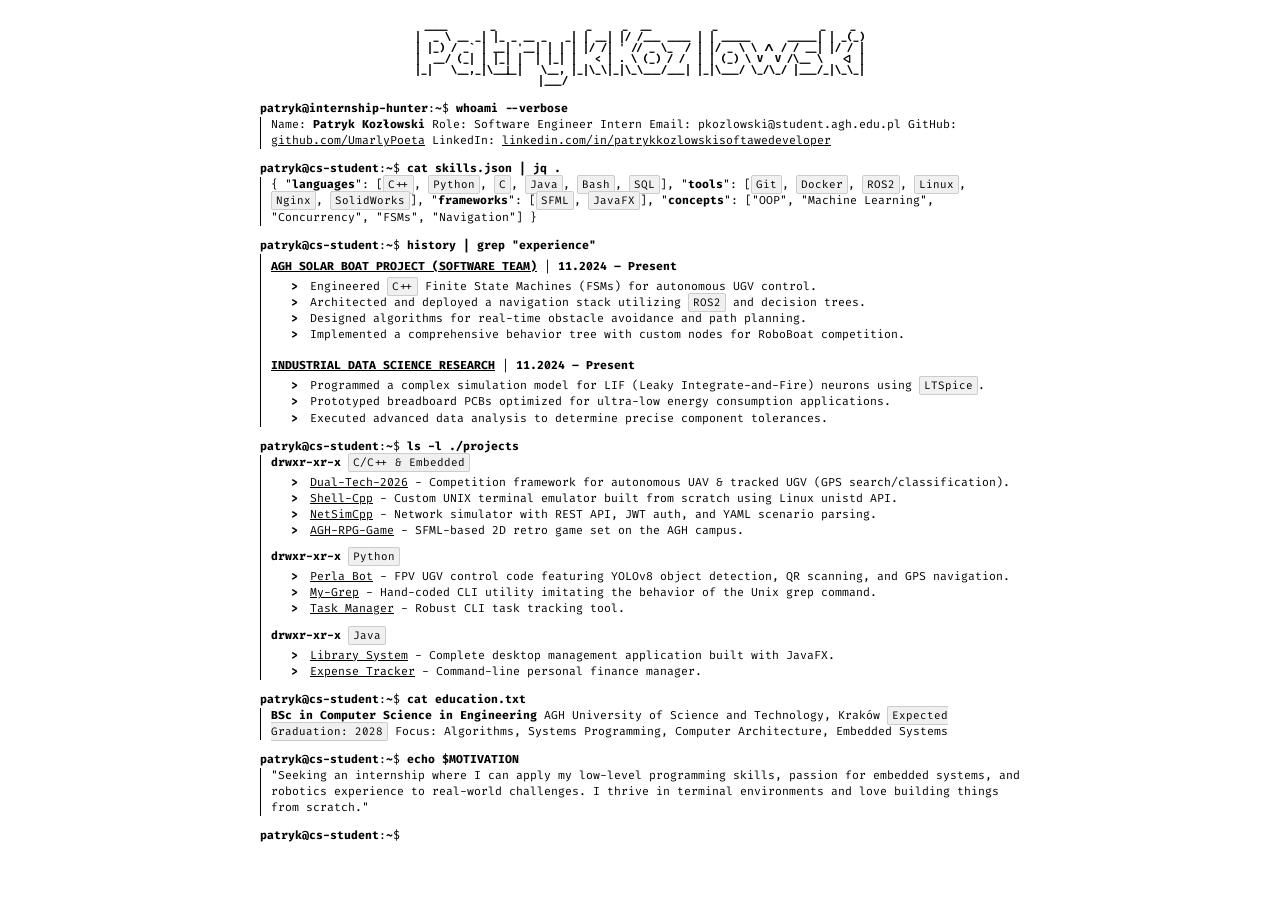
<file: index.html>
<!DOCTYPE html>
<html lang="en">
<head>
  <meta charset="UTF-8" />
  <meta name="viewport" content="width=device-width, initial-scale=1.0" />
  <title>Patryk Kozłowski - Interactive Terminal CV</title>
  <link rel="stylesheet" href="style.css" />
  <link href="https://fonts.googleapis.com/css2?family=Fira+Code:wght@400;500;700&display=swap" rel="stylesheet">
</head>
<body>
  <div class="terminal">
    <div class="terminal-bar">
      <div class="dots">
        <span class="dot red"></span>
        <span class="dot yellow"></span>
        <span class="dot green"></span>
      </div>
      <span class="title">patryk@internship-hunter:~</span>
    </div>
    <div class="terminal-body">
<pre class="ascii-art">
 ____       _               _     _  __          _                 _    _ 
|  _ \ __ _| |_ _ __ _   _| | __| |/ /___ ____ | | _____      _____| | _(_)
| |_) / _` | __| '__| | | | |/ /| ' // _ \_  / | |/ _ \ \ /\ / / __| |/ / |
|  __/ (_| | |_| |  | |_| |   < | . \ (_) / /  | | (_) \ V  V /\__ \   <| |
|_|   \__,_|\__|_|   \__, |_|\_\|_|\_\___/___| |_|\___/ \_/\_/ |___/_|\_\_|
                     |___/                                                  
</pre>
      
      <div><span class="prompt">patryk@internship-hunter</span>:<span class="path">~</span>$ <span class="command">whoami --verbose</span></div>
      <div class="output">
        Name:     <span class="highlight">Patryk Kozłowski</span>
        Role:     Software Engineer Intern
        Email:    pkozlowski@student.agh.edu.pl
        GitHub:   <a href="https://github.com/UmarlyPoeta" target="_blank">github.com/UmarlyPoeta</a>
        LinkedIn: <a href="https://linkedin.com/in/patrykkozlowskisoftawedeveloper" target="_blank">linkedin.com/in/patrykkozlowskisoftawedeveloper</a>
      </div>

      <div><span class="prompt">patryk@cs-student</span>:<span class="path">~</span>$ <span class="command">cat skills.json | jq .</span></div>
      <div class="output">
        {
          "<span class="highlight">languages</span>":   [<span class="tech-tag">C++</span>, <span class="tech-tag">Python</span>, <span class="tech-tag">C</span>, <span class="tech-tag">Java</span>, <span class="tech-tag">Bash</span>, <span class="tech-tag">SQL</span>],
          "<span class="highlight">tools</span>":       [<span class="tech-tag">Git</span>, <span class="tech-tag">Docker</span>, <span class="tech-tag">ROS2</span>, <span class="tech-tag">Linux</span>, <span class="tech-tag">Nginx</span>, <span class="tech-tag">SolidWorks</span>],
          "<span class="highlight">frameworks</span>":  [<span class="tech-tag">SFML</span>, <span class="tech-tag">JavaFX</span>],
          "<span class="highlight">concepts</span>":    ["OOP", "Machine Learning", "Concurrency", "FSMs", "Navigation"]
        }
      </div>

      <div><span class="prompt">patryk@cs-student</span>:<span class="path">~</span>$ <span class="command">history | grep "experience"</span></div>
      <div class="output">
        <span class="section-title">AGH Solar Boat Project (Software Team)</span> | <span class="highlight">11.2024 – Present</span>
        <ul>
          <li>Engineered <span class="tech-tag">C++</span> Finite State Machines (FSMs) for autonomous UGV control.</li>
          <li>Architected and deployed a navigation stack utilizing <span class="tech-tag">ROS2</span> and decision trees.</li>
          <li>Designed algorithms for real-time obstacle avoidance and path planning.</li>
          <li>Implemented a comprehensive behavior tree with custom nodes for RoboBoat competition.</li>
        </ul>
        
        <span class="section-title">Industrial Data Science Research</span> | <span class="highlight">11.2024 – Present</span>
        <ul>
          <li>Programmed a complex simulation model for LIF (Leaky Integrate-and-Fire) neurons using <span class="tech-tag">LTSpice</span>.</li>
          <li>Prototyped breadboard PCBs optimized for ultra-low energy consumption applications.</li>
          <li>Executed advanced data analysis to determine precise component tolerances.</li>
        </ul>
      </div>

      <div><span class="prompt">patryk@cs-student</span>:<span class="path">~</span>$ <span class="command">ls -l ./projects</span></div>
      <div class="output">
        <span class="highlight">drwxr-xr-x</span> <span class="tech-tag">C/C++ & Embedded</span>
        <ul>
          <li><a href="https://github.com/UmarlyPoeta/dual-tech-2026" target="_blank">Dual-Tech-2026</a> - Competition framework for autonomous UAV & tracked UGV (GPS search/classification).</li>
          <li><a href="https://github.com/UmarlyPoeta/shell-cpp" target="_blank">Shell-Cpp</a> - Custom UNIX terminal emulator built from scratch using Linux unistd API.</li>
          <li><a href="https://github.com/UmarlyPoeta/inzynieria_oprogramowania" target="_blank">NetSimCpp</a> - Network simulator with REST API, JWT auth, and YAML scenario parsing.</li>
          <li><a href="https://github.com/UmarlyPoeta/agh_rpg_game" target="_blank">AGH-RPG-Game</a> - SFML-based 2D retro game set on the AGH campus.</li>
        </ul>

        <span class="highlight">drwxr-xr-x</span> <span class="tech-tag">Python</span>
        <ul>
          <li><a href="https://github.com/UmarlyPoeta/dual_tech_konkurs_kod" target="_blank">Perla Bot</a> - FPV UGV control code featuring YOLOv8 object detection, QR scanning, and GPS navigation.</li>
          <li><a href="https://github.com/UmarlyPoeta/My-Grep" target="_blank">My-Grep</a> - Hand-coded CLI utility imitating the behavior of the Unix grep command.</li>
          <li><a href="https://github.com/UmarlyPoeta/TaskManager" target="_blank">Task Manager</a> - Robust CLI task tracking tool.</li>
        </ul>

        <span class="highlight">drwxr-xr-x</span> <span class="tech-tag">Java</span>
        <ul>
          <li><a href="https://github.com/UmarlyPoeta/LibrarySystem" target="_blank">Library System</a> - Complete desktop management application built with JavaFX.</li>
          <li><a href="https://github.com/UmarlyPoeta/ExpenseTracker" target="_blank">Expense Tracker</a> - Command-line personal finance manager.</li>
        </ul>
      </div>

      <div><span class="prompt">patryk@cs-student</span>:<span class="path">~</span>$ <span class="command">cat education.txt</span></div>
      <div class="output">
        <span class="highlight">BSc in Computer Science in Engineering</span>
        AGH University of Science and Technology, Kraków
        <span class="tech-tag">Expected Graduation: 2028</span>
        Focus: Algorithms, Systems Programming, Computer Architecture, Embedded Systems
      </div>

      <div><span class="prompt">patryk@cs-student</span>:<span class="path">~</span>$ <span class="command">echo $MOTIVATION</span></div>
      <div class="output">
        "Seeking an internship where I can apply my low-level programming skills, 
         passion for embedded systems, and robotics experience to real-world challenges. 
         I thrive in terminal environments and love building things from scratch."
      </div>
      
      <div><span class="prompt">patryk@cs-student</span>:<span class="path">~</span>$ <span class="cursor"></span></div>
    </div>
  </div>
</body>
</html>
</file>
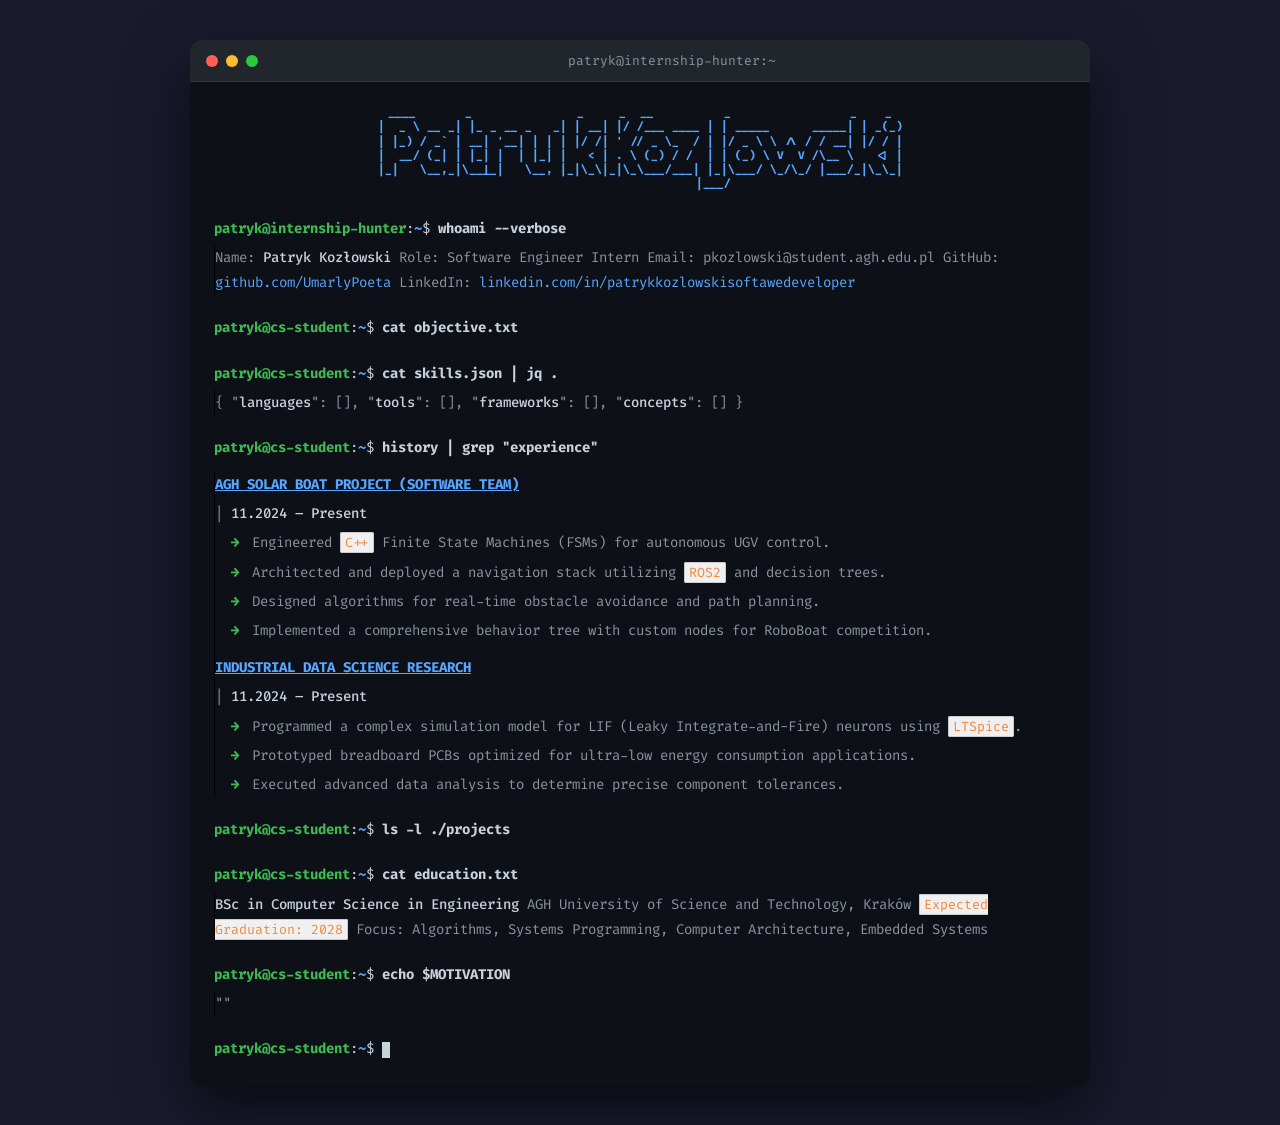
<file: CV_PatrykKozlowski_20260312_012229.html>
<!DOCTYPE html>
<html lang="en">
<head>
  <meta charset="UTF-8" />
  <meta name="viewport" content="width=device-width, initial-scale=1.0" />
  <title>Patryk Kozłowski - Interactive Terminal CV</title>
  <link rel="stylesheet" href="style.css" />
  <link href="https://fonts.googleapis.com/css2?family=Fira+Code:wght@400;500;700&display=swap" rel="stylesheet">
  <style>
    * { margin: 0; padding: 0; box-sizing: border-box; }
    body { background: #1a1a2e; min-height: 100vh; display: flex; justify-content: center; align-items: flex-start; padding: 40px 20px; font-family: 'Fira Code', monospace; }
    .terminal { background: #0d1117; border-radius: 12px; width: 100%; max-width: 900px; box-shadow: 0 25px 60px rgba(0,0,0,0.6); overflow: hidden; }
    .terminal-bar { background: #21262d; padding: 12px 16px; display: flex; align-items: center; gap: 12px; border-bottom: 1px solid #30363d; }
    .dots { display: flex; gap: 8px; }
    .dot { width: 12px; height: 12px; border-radius: 50%; }
    .dot.red { background: #ff5f57; }
    .dot.yellow { background: #febc2e; }
    .dot.green { background: #28c840; }
    .title { color: #8b949e; font-size: 13px; margin: 0 auto; }
    .terminal-body { padding: 24px; color: #c9d1d9; font-size: 14px; line-height: 1.8; }
    .ascii-art { color: #58a6ff; font-size: 11px; margin-bottom: 24px; line-height: 1.3; overflow-x: auto; }
    .prompt { color: #3fb950; font-weight: 700; }
    .path { color: #58a6ff; }
    .command { color: #c9d1d9; }
    .output { margin: 4px 0 20px 0; padding-left: 0; color: #8b949e; }
    .output ul { list-style: none; padding-left: 16px; }
    .output ul li { margin: 4px 0; }
    .output ul li::before { content: "→ "; color: #3fb950; }
    .highlight { color: #c9d1d9; font-weight: 500; }
    .tech-tag { color: #f0883e; }
    .section-title { color: #58a6ff; font-weight: 700; display: block; margin-top: 12px; margin-bottom: 4px; }
    a { color: #58a6ff; text-decoration: none; }
    a:hover { text-decoration: underline; }
    .cursor { display: inline-block; width: 8px; height: 16px; background: #c9d1d9; animation: blink 1s step-end infinite; vertical-align: middle; }
    @keyframes blink { 0%, 100% { opacity: 1; } 50% { opacity: 0; } }
  </style>
</head>
<body>
  <div class="terminal">
    <div class="terminal-bar">
      <div class="dots">
        <span class="dot red"></span>
        <span class="dot yellow"></span>
        <span class="dot green"></span>
      </div>
      <span class="title">patryk@internship-hunter:~</span>
    </div>
    <div class="terminal-body">
<pre class="ascii-art">
 ____       _               _     _  __          _                 _    _ 
|  _ \ __ _| |_ _ __ _   _| | __| |/ /___ ____ | | _____      _____| | _(_)
| |_) / _` | __| '__| | | | |/ /| ' // _ \_  / | |/ _ \ \ /\ / / __| |/ / |
|  __/ (_| | |_| |  | |_| |   < | . \ (_) / /  | | (_) \ V  V /\__ \   <| |
|_|   \__,_|\__|_|   \__, |_|\_\|_|\_\___/___| |_|\___/ \_/\_/ |___/_|\_\_|
                     |___/
</pre>

      <div><span class="prompt">patryk@internship-hunter</span>:<span class="path">~</span>$ <span class="command">whoami --verbose</span></div>
      <div class="output">
        Name:     <span class="highlight">Patryk Kozłowski</span>
        Role:     Software Engineer Intern
        Email:    pkozlowski@student.agh.edu.pl
        GitHub:   <a href="https://github.com/UmarlyPoeta" target="_blank">github.com/UmarlyPoeta</a>
        LinkedIn: <a href="https://linkedin.com/in/patrykkozlowskisoftawedeveloper" target="_blank">linkedin.com/in/patrykkozlowskisoftawedeveloper</a>
      </div>

      <div><span class="prompt">patryk@cs-student</span>:<span class="path">~</span>$ <span class="command">cat objective.txt</span></div>
      <div class="output">
        <p class="output"></p>
      </div>

      <div><span class="prompt">patryk@cs-student</span>:<span class="path">~</span>$ <span class="command">cat skills.json | jq .</span></div>
      <div class="output">
                {
          "<span class="highlight">languages</span>":   [],
          "<span class="highlight">tools</span>":       [],
          "<span class="highlight">frameworks</span>":  [],
          "<span class="highlight">concepts</span>":    []
        }
      </div>

      <div><span class="prompt">patryk@cs-student</span>:<span class="path">~</span>$ <span class="command">history | grep "experience"</span></div>
      <div class="output">
        <span class="section-title">AGH Solar Boat Project (Software Team)</span> | <span class="highlight">11.2024 – Present</span>
        <ul>
          <li>Engineered <span class="tech-tag">C++</span> Finite State Machines (FSMs) for autonomous UGV control.</li>
          <li>Architected and deployed a navigation stack utilizing <span class="tech-tag">ROS2</span> and decision trees.</li>
          <li>Designed algorithms for real-time obstacle avoidance and path planning.</li>
          <li>Implemented a comprehensive behavior tree with custom nodes for RoboBoat competition.</li>
        </ul>

        <span class="section-title">Industrial Data Science Research</span> | <span class="highlight">11.2024 – Present</span>
        <ul>
          <li>Programmed a complex simulation model for LIF (Leaky Integrate-and-Fire) neurons using <span class="tech-tag">LTSpice</span>.</li>
          <li>Prototyped breadboard PCBs optimized for ultra-low energy consumption applications.</li>
          <li>Executed advanced data analysis to determine precise component tolerances.</li>
        </ul>
      </div>

      <div><span class="prompt">patryk@cs-student</span>:<span class="path">~</span>$ <span class="command">ls -l ./projects</span></div>
      <div class="output">
        
      </div>

      

      <div><span class="prompt">patryk@cs-student</span>:<span class="path">~</span>$ <span class="command">cat education.txt</span></div>
      <div class="output">
        <span class="highlight">BSc in Computer Science in Engineering</span>
        AGH University of Science and Technology, Kraków
        <span class="tech-tag">Expected Graduation: 2028</span>
        Focus: Algorithms, Systems Programming, Computer Architecture, Embedded Systems
      </div>

      <div><span class="prompt">patryk@cs-student</span>:<span class="path">~</span>$ <span class="command">echo $MOTIVATION</span></div>
      <div class="output">
        ""
      </div>

      <div><span class="prompt">patryk@cs-student</span>:<span class="path">~</span>$ <span class="cursor"></span></div>
    </div>
  </div>
</body>
</html>
</file>
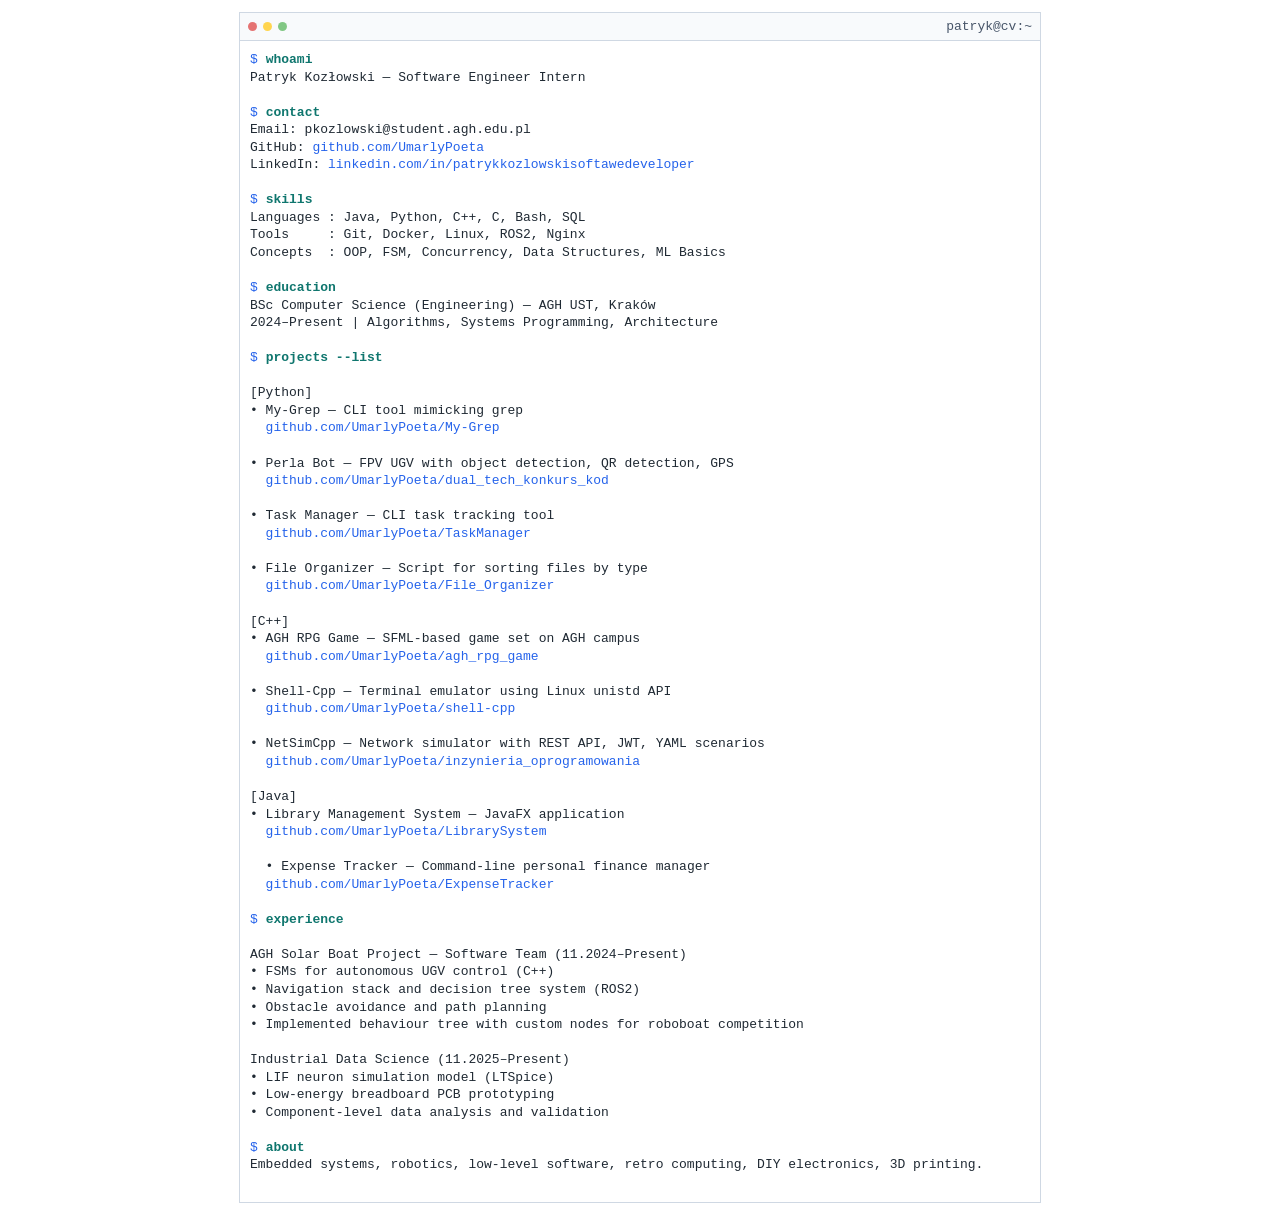
<file: index2.html>
<!DOCTYPE html>
<html lang="en">
<head>
  <meta charset="UTF-8" />
  <title>Patryk Kozłowski — Terminal CV</title>
  <link rel="stylesheet" href="style2.css" />
</head>
<body>
  <div class="terminal">
    <div class="terminal-bar">
      <span class="dot red"></span>
      <span class="dot yellow"></span>
      <span class="dot green"></span>
      <span class="title">patryk@cv:~</span>
    </div>

    <div class="terminal-body">
<pre>
<span class="prompt">$</span> <span class="command">whoami</span>
Patryk Kozłowski — Software Engineer Intern

<span class="prompt">$</span> <span class="command">contact</span>
Email: pkozlowski@student.agh.edu.pl
GitHub: <a href="https://github.com/UmarlyPoeta">github.com/UmarlyPoeta</a>
LinkedIn: <a href="https://linkedin.com/in/patrykkozlowskisoftawedeveloper">linkedin.com/in/patrykkozlowskisoftawedeveloper</a>

<span class="prompt">$</span> <span class="command">skills</span>
Languages : Java, Python, C++, C, Bash, SQL
Tools     : Git, Docker, Linux, ROS2, Nginx
Concepts  : OOP, FSM, Concurrency, Data Structures, ML Basics

<span class="prompt">$</span> <span class="command">education</span>
BSc Computer Science (Engineering) — AGH UST, Kraków
2024–Present | Algorithms, Systems Programming, Architecture

<span class="prompt">$</span> <span class="command">projects --list</span>

[Python]
• My-Grep — CLI tool mimicking grep  
  <a href="https://github.com/UmarlyPoeta/My-Grep" target="_blank">github.com/UmarlyPoeta/My-Grep</a>

• Perla Bot — FPV UGV with object detection, QR detection, GPS  
  <a href="https://github.com/UmarlyPoeta/dual_tech_konkurs_kod" target="_blank">github.com/UmarlyPoeta/dual_tech_konkurs_kod</a>

• Task Manager — CLI task tracking tool  
  <a href="https://github.com/UmarlyPoeta/TaskManager" target="_blank">github.com/UmarlyPoeta/TaskManager</a>

• File Organizer — Script for sorting files by type  
  <a href="https://github.com/UmarlyPoeta/File_Organizer" target="_blank">github.com/UmarlyPoeta/File_Organizer</a>

[C++]
• AGH RPG Game — SFML-based game set on AGH campus  
  <a href="https://github.com/UmarlyPoeta/agh_rpg_game" target="_blank">github.com/UmarlyPoeta/agh_rpg_game</a>

• Shell-Cpp — Terminal emulator using Linux unistd API  
  <a href="https://github.com/UmarlyPoeta/shell-cpp" target="_blank">github.com/UmarlyPoeta/shell-cpp</a>

• NetSimCpp — Network simulator with REST API, JWT, YAML scenarios  
  <a href="https://github.com/UmarlyPoeta/inzynieria_oprogramowania" target="_blank">github.com/UmarlyPoeta/inzynieria_oprogramowania</a>

[Java]
• Library Management System — JavaFX application  
  <a href="https://github.com/UmarlyPoeta/LibrarySystem" target="_blank">github.com/UmarlyPoeta/LibrarySystem</a>

  • Expense Tracker — Command-line personal finance manager
  <a href="https://github.com/UmarlyPoeta/ExpenseTracker" target="_blank">github.com/UmarlyPoeta/ExpenseTracker</a>

<span class="prompt">$</span> <span class="command">experience</span>

AGH Solar Boat Project — Software Team (11.2024–Present)
• FSMs for autonomous UGV control (C++)
• Navigation stack and decision tree system (ROS2)
• Obstacle avoidance and path planning
• Implemented behaviour tree with custom nodes for roboboat competition

Industrial Data Science (11.2025–Present)
• LIF neuron simulation model (LTSpice)
• Low-energy breadboard PCB prototyping
• Component-level data analysis and validation

<span class="prompt">$</span> <span class="command">about</span>
Embedded systems, robotics, low-level software, retro computing, DIY electronics, 3D printing.

</pre>
    </div>
  </div>
</body>
</html>
</file>
<file: style.css>
body {
  background-color: #ffffff;
  font-family: 'Fira Code', 'Courier New', Courier, monospace;
  color: #000000;
  margin: 0;
  padding: 0;
  display: flex;
  justify-content: center;
}

.terminal {
  width: 100%;
  max-width: 800px;
  background-color: #ffffff;
  border: none;
  box-shadow: none;
  overflow: hidden;
}

.terminal-bar {
  display: none; /* Hide the fake window bar for PDF printing */
}

.terminal-body {
  padding: 20px;
  font-size: 11.5px; /* Scaled down slightly to fit on one A4 page */
  line-height: 1.4;
}

pre {
  margin: 0;
  white-space: pre-wrap;
  font-family: inherit;
}

.prompt {
  color: #000000;
  font-weight: bold;
}

.path {
  color: #000000;
  font-weight: bold;
}

.command {
  color: #000000;
  font-weight: bold;
}

.output {
  color: #000000;
  padding-left: 10px;
  margin-bottom: 12px;
  border-left: 1px solid #000000; /* Subtle line to denote command output */
}

.highlight {
  font-weight: bold;
}

.tech-tag {
  background: #f0f0f0;
  padding: 1px 4px;
  border-radius: 2px;
  font-size: 0.95em;
  border: 1px solid #cccccc;
}

a {
  color: #000000;
  text-decoration: underline;
}

.cursor {
  display: none; /* No blinking cursor in PDF */
}

.ascii-art {
  font-size: 10px;
  line-height: 1.1;
  margin-bottom: 15px;
  font-weight: bold;
  text-align: center;
}

.section-title {
  font-weight: bold;
  text-transform: uppercase;
  margin-top: 5px;
  display: inline-block;
  text-decoration: underline;
}

ul {
  margin: 4px 0 10px 0;
  padding-left: 20px;
  list-style-type: none;
}

li::before {
  content: "> ";
  margin-right: 5px;
  font-weight: bold;
}

/* Print specific styles to ensure perfect A4 rendering */
@page {
  size: A4 portrait;
  margin: 10mm 15mm;
}

@media print {
  body {
    -webkit-print-color-adjust: exact !important;
    print-color-adjust: exact !important;
  }
  
  .terminal {
    max-width: 100%;
    margin: 0;
    padding: 0;
  }
  
  a {
    text-decoration: none;
  }
  
  /* Prevent page breaks inside sections */
  .output {
    page-break-inside: avoid;
  }
}
</file>
<file: style2.css>
@media print {
  body {
    background: white;
  }
}

body {
  background-color: #ffffff;
  font-family: "Courier New", Courier, monospace;
  color: #1f2933;
  margin: 0;
}

.terminal {
  width: 800px;
  margin: 12px auto;
  border: 1px solid #cfd8e3;
}

.terminal-bar {
  display: flex;
  align-items: center;
  gap: 6px;
  padding: 6px 8px;
  border-bottom: 1px solid #cfd8e3;
  background: #f8fafc;
}

.dot {
  width: 9px;
  height: 9px;
  border-radius: 50%;
}

.red { background: #e57373; }
.yellow { background: #ffd54f; }
.green { background: #81c784; }

.title {
  margin-left: auto;
  font-size: 13px;
  color: #475569;
}

.terminal-body {
  padding: 10px;
  font-size: 13px;
  line-height: 1.35;
}

.prompt {
  color: #2563eb;
}

.command {
  color: #0f766e;
  font-weight: bold;
}

a {
  color: #2563eb;
  text-decoration: none;
}

a:hover {
  text-decoration: underline;
}

pre {
  margin: 0;
  white-space: pre-wrap;
}
</file>
